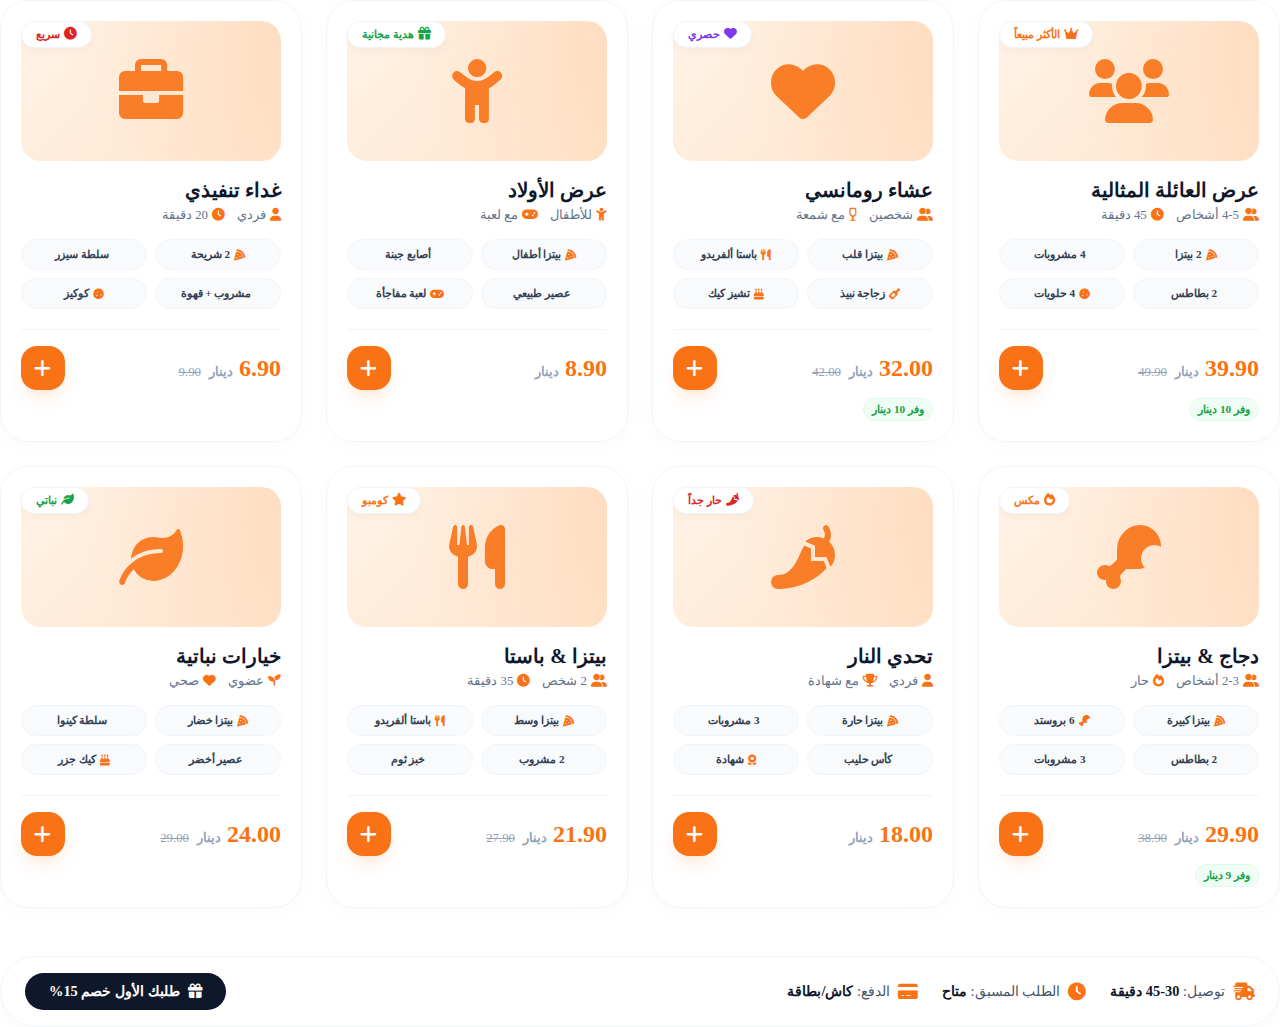
<file: html-file/ffff.html>
<!DOCTYPE html>
<html lang="ar" dir="rtl">
<head>
    <meta charset="UTF-8">
    <meta name="viewport" content="width=device-width, initial-scale=1.0">
    <title>Pizza Corner | عروض حصرية</title>
    <!-- Font Awesome -->
    <link rel="stylesheet" href="https://cdnjs.cloudflare.com/ajax/libs/font-awesome/6.0.0/css/all.min.css">
    <!-- Google Fonts -->
    <link href="https://fonts.googleapis.com/css2?family=Plus+Jakarta+Sans:wght@300;400;500;600;700;800&display=swap" rel="stylesheet">
    <style>
        /* --------------------------------------------- */
        /* جميع العناصر محددة بمسار كامل من body إلى أعمق ابن */
        /* --------------------------------------------- */

        /* ---------- RESET STYLES ---------- */
        * {
            margin: 0;
            padding: 0;
            box-sizing: border-box;
        }


        /* ---------- OFFERS GRID ---------- */
        body .container .offers-grid {
            display: grid;
            grid-template-columns: repeat(4, 1fr);
            gap: 24px;
        }

        /* ---------- OFFER CARD ---------- */
        body .container .offers-grid .offer-card {
            background: white;
            border-radius: 28px;
            padding: 20px;
            box-shadow: 0 4px 20px rgba(0, 0, 0, 0.02);
            transition: all 0.3s cubic-bezier(0.4, 0, 0.2, 1);
            border: 1px solid #f1f5f9;
            position: relative;
            cursor: pointer;
        }

        body .container .offers-grid .offer-card:hover {
            transform: translateY(-8px);
            box-shadow: 0 25px 40px -12px rgba(249, 115, 22, 0.25);
            border-color: #f97316;
        }

        /* ---------- CARD BADGE ---------- */
        body .container .offers-grid .offer-card .card-badge {
            position: absolute;
            top: 20px;
            left: 20px;
            padding: 6px 14px;
            border-radius: 40px;
            font-size: 0.7rem;
            font-weight: 700;
            letter-spacing: 0.3px;
            text-transform: uppercase;
            background: white;
            box-shadow: 0 4px 10px rgba(0, 0, 0, 0.03);
            z-index: 2;
            display: flex;
            align-items: center;
            gap: 4px;
            border: 1px solid #f1f5f9;
        }

        body .container .offers-grid .offer-card .card-badge i {
            font-size: 0.8rem;
        }

        body .container .offers-grid .offer-card .card-badge.badge-hot {
            color: #dc2626;
        }

        body .container .offers-grid .offer-card .card-badge.badge-popular {
            color: #f97316;
        }

        body .container .offers-grid .offer-card .card-badge.badge-new {
            color: #16a34a;
        }

        body .container .offers-grid .offer-card .card-badge.badge-limited {
            color: #7c3aed;
        }

        /* ---------- CARD IMAGE ---------- */
        body .container .offers-grid .offer-card .card-image {
            width: 100%;
            height: 140px;
            background: linear-gradient(135deg, #fff3e6, #ffe4cc);
            border-radius: 20px;
            margin-bottom: 16px;
            position: relative;
            overflow: hidden;
            display: flex;
            align-items: center;
            justify-content: center;
        }

        body .container .offers-grid .offer-card .card-image i {
            font-size: 4rem;
            color: #f97316;
            opacity: 0.9;
            transition: transform 0.3s;
        }

        body .container .offers-grid .offer-card:hover .card-image i {
            transform: scale(1.1) rotate(5deg);
        }

        body .container .offers-grid .offer-card .card-image::after {
            content: '';
            position: absolute;
            top: 0;
            left: 0;
            right: 0;
            bottom: 0;
            background: radial-gradient(circle at top right, rgba(249, 115, 22, 0.1), transparent 70%);
        }

        /* ---------- CARD CONTENT ---------- */
        body .container .offers-grid .offer-card .card-content {
            text-align: right;
        }

        body .container .offers-grid .offer-card .card-content .card-title {
            font-size: 1.25rem;
            font-weight: 800;
            color: #0f172a;
            margin-bottom: 4px;
            line-height: 1.3;
        }

        body .container .offers-grid .offer-card .card-content .card-meta {
            display: flex;
            align-items: center;
            gap: 12px;
            margin-bottom: 16px;
            font-size: 0.8rem;
            color: #64748b;
        }

        body .container .offers-grid .offer-card .card-content .card-meta span {
            display: flex;
            align-items: center;
            gap: 4px;
        }

        body .container .offers-grid .offer-card .card-content .card-meta i {
            color: #f97316;
            font-size: 0.8rem;
        }

        /* ---------- ITEMS GRID ---------- */
        body .container .offers-grid .offer-card .card-content .items-grid {
            display: grid;
            grid-template-columns: 1fr 1fr;
            gap: 8px;
            margin-bottom: 20px;
        }

        body .container .offers-grid .offer-card .card-content .items-grid .item {
            background: #f8fafc;
            border-radius: 16px;
            padding: 8px;
            text-align: center;
            font-size: 0.7rem;
            font-weight: 600;
            color: #334155;
            display: flex;
            align-items: center;
            justify-content: center;
            gap: 4px;
            border: 1px solid #f1f5f9;
            transition: all 0.2s;
        }

        body .container .offers-grid .offer-card:hover .card-content .items-grid .item {
            border-color: #fed7aa;
        }

        body .container .offers-grid .offer-card .card-content .items-grid .item i {
            color: #f97316;
            font-size: 0.7rem;
        }

        /* ---------- CARD FOOTER ---------- */
        body .container .offers-grid .offer-card .card-content .card-footer {
            display: flex;
            align-items: center;
            justify-content: space-between;
            margin-top: 16px;
            padding-top: 16px;
            border-top: 1px solid #f1f5f9;
        }

        body .container .offers-grid .offer-card .card-content .card-footer .price-box {
            display: flex;
            align-items: baseline;
            gap: 8px;
        }

        body .container .offers-grid .offer-card .card-content .card-footer .price-box .current-price {
            font-size: 1.5rem;
            font-weight: 800;
            color: #f97316;
            line-height: 1;
        }

        body .container .offers-grid .offer-card .card-content .card-footer .price-box .current-price .currency {
            font-size: 0.8rem;
            font-weight: 600;
            color: #94a3b8;
        }

        body .container .offers-grid .offer-card .card-content .card-footer .price-box .old-price {
            font-size: 0.8rem;
            color: #94a3b8;
            text-decoration: line-through;
            font-weight: 500;
        }

        body .container .offers-grid .offer-card .card-content .card-footer .add-btn {
            width: 44px;
            height: 44px;
            border-radius: 16px;
            background: #f97316;
            border: none;
            color: white;
            font-size: 1.2rem;
            cursor: pointer;
            transition: all 0.2s;
            display: flex;
            align-items: center;
            justify-content: center;
            box-shadow: 0 10px 20px -8px rgba(249, 115, 22, 0.3);
        }

        body .container .offers-grid .offer-card .card-content .card-footer .add-btn:hover {
            background: #ea580c;
            transform: scale(1.05);
            box-shadow: 0 15px 25px -8px rgba(249, 115, 22, 0.4);
        }

        body .container .offers-grid .offer-card .card-content .card-footer .add-btn i {
            color: white;
            font-size: 1.2rem;
        }

        /* ---------- SAVINGS BADGE ---------- */
        body .container .offers-grid .offer-card .card-content .savings {
            background: #f0fdf4;
            color: #16a34a;
            font-size: 0.7rem;
            font-weight: 700;
            padding: 4px 8px;
            border-radius: 30px;
            border: 1px solid #dcfce7;
            margin-top: 8px;
            display: inline-block;
        }

        /* ---------- DELIVERY BAR ---------- */
        body .container .delivery-bar {
            margin-top: 48px;
            background: white;
            border-radius: 60px;
            padding: 16px 24px;
            display: flex;
            align-items: center;
            justify-content: space-between;
            flex-wrap: wrap;
            gap: 16px;
            border: 1px solid #f1f5f9;
            box-shadow: 0 4px 20px rgba(0, 0, 0, 0.02);
        }

        body .container .delivery-bar .delivery-info {
            display: flex;
            align-items: center;
            gap: 24px;
            flex-wrap: wrap;
        }

        body .container .delivery-bar .delivery-info .delivery-item {
            display: flex;
            align-items: center;
            gap: 8px;
            font-size: 0.9rem;
            color: #475569;
        }

        body .container .delivery-bar .delivery-info .delivery-item i {
            color: #f97316;
            font-size: 1.1rem;
        }

        body .container .delivery-bar .delivery-info .delivery-item strong {
            color: #0f172a;
            font-weight: 700;
        }

        body .container .delivery-bar .delivery-badge {
            background: #0f172a;
            color: white;
            padding: 10px 24px;
            border-radius: 40px;
            font-size: 0.9rem;
            font-weight: 600;
            display: flex;
            align-items: center;
            gap: 8px;
        }

        body .container .delivery-bar .delivery-badge i {
            color: white;
            font-size: 0.9rem;
        }

        /* ---------- TOAST NOTIFICATION ---------- */
        body .toast {
            position: fixed;
            bottom: 30px;
            right: 30px;
            background: #0f172a;
            color: white;
            padding: 14px 24px;
            border-radius: 50px;
            font-size: 0.9rem;
            font-weight: 500;
            display: flex;
            align-items: center;
            gap: 10px;
            box-shadow: 0 20px 30px -10px rgba(0, 0, 0, 0.3);
            transform: translateY(100px);
            opacity: 0;
            transition: all 0.3s;
            z-index: 1000;
        }

        body .toast.show {
            transform: translateY(0);
            opacity: 1;
        }

        body .toast i {
            color: #4ade80;
            font-size: 1.2rem;
        }

        /* ---------- RESPONSIVE MEDIA QUERIES ---------- */
        @media (max-width: 1200px) {
            body .container .offers-grid {
                grid-template-columns: repeat(3, 1fr);
            }
        }

        @media (max-width: 900px) {
            body .container .offers-grid {
                grid-template-columns: repeat(2, 1fr);
            }
        }

        @media (max-width: 600px) {
            body {
                padding: 20px 16px;
            }
            
            body .container .offers-grid {
                grid-template-columns: 1fr;
            }
            
            body .container .header {
                flex-direction: column;
                align-items: flex-start;
            }
            
            body .container .header .header-right {
                width: 100%;
                overflow-x: auto;
                padding-bottom: 8px;
            }
            
            body .container .header .header-right .filter-btn {
                white-space: nowrap;
            }
            
            body .container .delivery-bar {
                flex-direction: column;
                align-items: flex-start;
            }
        }

        /* ---------- CUSTOM SCROLLBAR ---------- */
        ::-webkit-scrollbar {
            width: 6px;
            height: 6px;
        }
        
        ::-webkit-scrollbar-track {
            background: #f1f5f9;
        }
        
        ::-webkit-scrollbar-thumb {
            background: #f97316;
            border-radius: 20px;
        }
        
        ::-webkit-scrollbar-thumb:hover {
            background: #ea580c;
        }
    </style>
</head>
<body>
    <div class="container">
        <!-- Header -->
        

        <!-- Offers Grid -->
        <div class="offers-grid">
            <!-- Card 1 -->
            <div class="offer-card">
                <div class="card-badge badge-popular">
                    <i class="fas fa-crown"></i>
                    الأكثر مبيعاً
                </div>
                <div class="card-image">
                    <i class="fas fa-users"></i>
                </div>
                <div class="card-content">
                    <h3 class="card-title">عرض العائلة المثالية</h3>
                    <div class="card-meta">
                        <span><i class="fas fa-user-friends"></i> 4-5 أشخاص</span>
                        <span><i class="fas fa-clock"></i> 45 دقيقة</span>
                    </div>
                    <div class="items-grid">
                        <div class="item"><i class="fas fa-pizza-slice"></i> 2 بيتزا</div>
                        <div class="item"><i class="fas fa-can-food"></i> 4 مشروبات</div>
                        <div class="item"><i class="fas fa-french-fries"></i> 2 بطاطس</div>
                        <div class="item"><i class="fas fa-cookie"></i> 4 حلويات</div>
                    </div>
                    <div class="card-footer">
                        <div class="price-box">
                            <span class="current-price">39.90 <span class="currency">دينار</span></span>
                            <span class="old-price">49.90</span>
                        </div>
                        <button class="add-btn" onclick="showToast()">
                            <i class="fas fa-plus"></i>
                        </button>
                    </div>
                    <div class="savings">وفر 10 دينار</div>
                </div>
            </div>

            <!-- Card 2 -->
            <div class="offer-card">
                <div class="card-badge badge-limited">
                    <i class="fas fa-heart"></i>
                    حصري
                </div>
                <div class="card-image">
                    <i class="fas fa-heart"></i>
                </div>
                <div class="card-content">
                    <h3 class="card-title">عشاء رومانسي</h3>
                    <div class="card-meta">
                        <span><i class="fas fa-user-friends"></i> شخصين</span>
                        <span><i class="fas fa-wine-glass-alt"></i> مع شمعة</span>
                    </div>
                    <div class="items-grid">
                        <div class="item"><i class="fas fa-pizza-slice"></i> بيتزا قلب</div>
                        <div class="item"><i class="fas fa-utensils"></i> باستا ألفريدو</div>
                        <div class="item"><i class="fas fa-wine-bottle"></i> زجاجة نبيذ</div>
                        <div class="item"><i class="fas fa-cake"></i> تشيز كيك</div>
                    </div>
                    <div class="card-footer">
                        <div class="price-box">
                            <span class="current-price">32.00 <span class="currency">دينار</span></span>
                            <span class="old-price">42.00</span>
                        </div>
                        <button class="add-btn" onclick="showToast()">
                            <i class="fas fa-plus"></i>
                        </button>
                    </div>
                    <div class="savings">وفر 10 دينار</div>
                </div>
            </div>

            <!-- Card 3 -->
            <div class="offer-card">
                <div class="card-badge badge-new">
                    <i class="fas fa-gift"></i>
                    هدية مجانية
                </div>
                <div class="card-image">
                    <i class="fas fa-child"></i>
                </div>
                <div class="card-content">
                    <h3 class="card-title">عرض الأولاد</h3>
                    <div class="card-meta">
                        <span><i class="fas fa-child"></i> للأطفال</span>
                        <span><i class="fas fa-gamepad"></i> مع لعبة</span>
                    </div>
                    <div class="items-grid">
                        <div class="item"><i class="fas fa-pizza-slice"></i> بيتزا أطفال</div>
                        <div class="item"><i class="fas fa-french-fries"></i> أصابع جبنة</div>
                        <div class="item"><i class="fas fa-juice"></i> عصير طبيعي</div>
                        <div class="item"><i class="fas fa-gamepad"></i> لعبة مفاجأة</div>
                    </div>
                    <div class="card-footer">
                        <div class="price-box">
                            <span class="current-price">8.90 <span class="currency">دينار</span></span>
                        </div>
                        <button class="add-btn" onclick="showToast()">
                            <i class="fas fa-plus"></i>
                        </button>
                    </div>
                </div>
            </div>

            <!-- Card 4 -->
            <div class="offer-card">
                <div class="card-badge badge-hot">
                    <i class="fas fa-clock"></i>
                    سريع
                </div>
                <div class="card-image">
                    <i class="fas fa-briefcase"></i>
                </div>
                <div class="card-content">
                    <h3 class="card-title">غداء تنفيذي</h3>
                    <div class="card-meta">
                        <span><i class="fas fa-user"></i> فردي</span>
                        <span><i class="fas fa-clock"></i> 20 دقيقة</span>
                    </div>
                    <div class="items-grid">
                        <div class="item"><i class="fas fa-pizza-slice"></i> 2 شريحة</div>
                        <div class="item"><i class="fas fa-salad"></i> سلطة سيزر</div>
                        <div class="item"><i class="fas fa-can-food"></i> مشروب + قهوة</div>
                        <div class="item"><i class="fas fa-cookie"></i> كوكيز</div>
                    </div>
                    <div class="card-footer">
                        <div class="price-box">
                            <span class="current-price">6.90 <span class="currency">دينار</span></span>
                            <span class="old-price">9.90</span>
                        </div>
                        <button class="add-btn" onclick="showToast()">
                            <i class="fas fa-plus"></i>
                        </button>
                    </div>
                </div>
            </div>

            <!-- Card 5 -->
            <div class="offer-card">
                <div class="card-badge badge-popular">
                    <i class="fas fa-fire"></i>
                    مكس
                </div>
                <div class="card-image">
                    <i class="fas fa-drumstick-bite"></i>
                </div>
                <div class="card-content">
                    <h3 class="card-title">دجاج & بيتزا</h3>
                    <div class="card-meta">
                        <span><i class="fas fa-user-friends"></i> 2-3 أشخاص</span>
                        <span><i class="fas fa-fire"></i> حار</span>
                    </div>
                    <div class="items-grid">
                        <div class="item"><i class="fas fa-pizza-slice"></i> بيتزا كبيرة</div>
                        <div class="item"><i class="fas fa-drumstick-bite"></i> 6 بروستد</div>
                        <div class="item"><i class="fas fa-french-fries"></i> 2 بطاطس</div>
                        <div class="item"><i class="fas fa-can-food"></i> 3 مشروبات</div>
                    </div>
                    <div class="card-footer">
                        <div class="price-box">
                            <span class="current-price">29.90 <span class="currency">دينار</span></span>
                            <span class="old-price">38.90</span>
                        </div>
                        <button class="add-btn" onclick="showToast()">
                            <i class="fas fa-plus"></i>
                        </button>
                    </div>
                    <div class="savings">وفر 9 دينار</div>
                </div>
            </div>

            <!-- Card 6 -->
            <div class="offer-card">
                <div class="card-badge badge-hot">
                    <i class="fas fa-pepper-hot"></i>
                    حار جداً
                </div>
                <div class="card-image">
                    <i class="fas fa-pepper-hot"></i>
                </div>
                <div class="card-content">
                    <h3 class="card-title">تحدي النار</h3>
                    <div class="card-meta">
                        <span><i class="fas fa-user"></i> فردي</span>
                        <span><i class="fas fa-trophy"></i> مع شهادة</span>
                    </div>
                    <div class="items-grid">
                        <div class="item"><i class="fas fa-pizza-slice"></i> بيتزا حارة</div>
                        <div class="item"><i class="fas fa-can-food"></i> 3 مشروبات</div>
                        <div class="item"><i class="fas fa-milk"></i> كأس حليب</div>
                        <div class="item"><i class="fas fa-award"></i> شهادة</div>
                    </div>
                    <div class="card-footer">
                        <div class="price-box">
                            <span class="current-price">18.00 <span class="currency">دينار</span></span>
                        </div>
                        <button class="add-btn" onclick="showToast()">
                            <i class="fas fa-plus"></i>
                        </button>
                    </div>
                </div>
            </div>

            <!-- Card 7 -->
            <div class="offer-card">
                <div class="card-badge badge-popular">
                    <i class="fas fa-star"></i>
                    كومبو
                </div>
                <div class="card-image">
                    <i class="fas fa-utensils"></i>
                </div>
                <div class="card-content">
                    <h3 class="card-title">بيتزا & باستا</h3>
                    <div class="card-meta">
                        <span><i class="fas fa-user-friends"></i> 2 شخص</span>
                        <span><i class="fas fa-clock"></i> 35 دقيقة</span>
                    </div>
                    <div class="items-grid">
                        <div class="item"><i class="fas fa-pizza-slice"></i> بيتزا وسط</div>
                        <div class="item"><i class="fas fa-utensils"></i> باستا ألفريدو</div>
                        <div class="item"><i class="fas fa-can-food"></i> 2 مشروب</div>
                        <div class="item"><i class="fas fa-bread"></i> خبز ثوم</div>
                    </div>
                    <div class="card-footer">
                        <div class="price-box">
                            <span class="current-price">21.90 <span class="currency">دينار</span></span>
                            <span class="old-price">27.90</span>
                        </div>
                        <button class="add-btn" onclick="showToast()">
                            <i class="fas fa-plus"></i>
                        </button>
                    </div>
                </div>
            </div>

            <!-- Card 8 -->
            <div class="offer-card">
                <div class="card-badge badge-new">
                    <i class="fas fa-leaf"></i>
                    نباتي
                </div>
                <div class="card-image">
                    <i class="fas fa-leaf"></i>
                </div>
                <div class="card-content">
                    <h3 class="card-title">خيارات نباتية</h3>
                    <div class="card-meta">
                        <span><i class="fas fa-seedling"></i> عضوي</span>
                        <span><i class="fas fa-heart"></i> صحي</span>
                    </div>
                    <div class="items-grid">
                        <div class="item"><i class="fas fa-pizza-slice"></i> بيتزا خضار</div>
                        <div class="item"><i class="fas fa-salad"></i> سلطة كينوا</div>
                        <div class="item"><i class="fas fa-juice"></i> عصير أخضر</div>
                        <div class="item"><i class="fas fa-cake"></i> كيك جزر</div>
                    </div>
                    <div class="card-footer">
                        <div class="price-box">
                            <span class="current-price">24.00 <span class="currency">دينار</span></span>
                            <span class="old-price">29.00</span>
                        </div>
                        <button class="add-btn" onclick="showToast()">
                            <i class="fas fa-plus"></i>
                        </button>
                    </div>
                </div>
            </div>
        </div>

        <!-- Delivery Bar -->
        <div class="delivery-bar">
            <div class="delivery-info">
                <div class="delivery-item">
                    <i class="fas fa-truck-fast"></i>
                    <span>توصيل: <strong>30-45 دقيقة</strong></span>
                </div>
                <div class="delivery-item">
                    <i class="fas fa-clock"></i>
                    <span>الطلب المسبق: <strong>متاح</strong></span>
                </div>
                <div class="delivery-item">
                    <i class="fas fa-credit-card"></i>
                    <span>الدفع: <strong>كاش/بطاقة</strong></span>
                </div>
            </div>
            <div class="delivery-badge">
                <i class="fas fa-gift"></i>
                طلبك الأول خصم 15%
            </div>
        </div>
    </div>

    <!-- Toast Notification -->
    <div class="toast" id="toast">
        <i class="fas fa-check-circle"></i>
        تمت إضافة العرض إلى سلة المشتريات
    </div>

    <script>
        function showToast() {
            const toast = document.getElementById('toast');
            toast.classList.add('show');
            
            setTimeout(() => {
                toast.classList.remove('show');
            }, 2000);
        }
    </script>
</body>
</html>
</file>
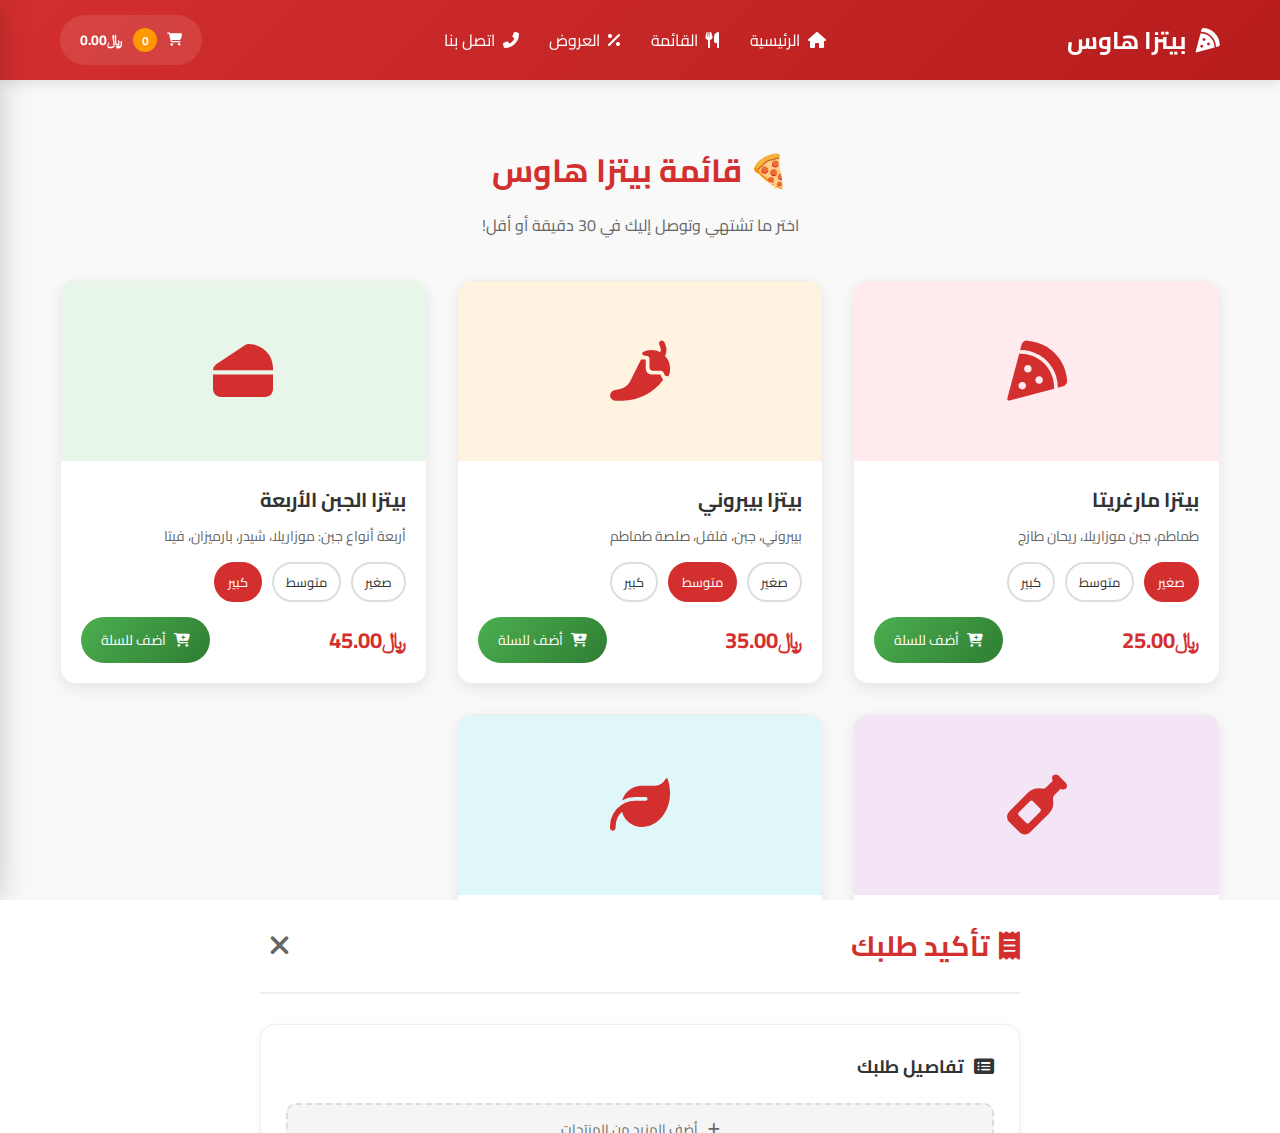
<file: html-file/test.html>
<!DOCTYPE html>
<html lang="ar" dir="rtl">
<head>
    <meta charset="UTF-8">
    <meta name="viewport" content="width=device-width, initial-scale=1.0">
    <title>بيتزا هاوس | أفضل بيتزا في المدينة</title>
    <link rel="stylesheet" href="https://cdnjs.cloudflare.com/ajax/libs/font-awesome/6.4.0/css/all.min.css">
    <link rel="preconnect" href="https://fonts.googleapis.com">
    <link rel="preconnect" href="https://fonts.gstatic.com" crossorigin>
    <link href="https://fonts.googleapis.com/css2?family=Cairo:wght@300;400;500;600;700&
    display=swap" rel="stylesheet">
    <style>



        /* أساسيات الصفحة */
* {
    margin: 0;
    padding: 0;
    box-sizing: border-box;
}

body {
    font-family: 'Cairo', sans-serif;
    background-color: #f9f9f9;
    color: #333;
    direction: rtl;
    overflow-x: hidden;
}

.container {
    max-width: 1200px;
    margin: 0 auto;
    padding: 20px;
}

/* شريط التنقل */
.navbar {
    background: linear-gradient(135deg, #d32f2f 0%, #b71c1c 100%);
    color: white;
    padding: 15px 0;
    box-shadow: 0 4px 12px rgba(0, 0, 0, 0.1);
    position: sticky;
    top: 0;
    z-index: 1000;
}

.nav-container {
    max-width: 1200px;
    margin: 0 auto;
    display: flex;
    justify-content: space-between;
    align-items: center;
    padding: 0 20px;
}

.logo h1 {
    font-size: 24px;
    display: flex;
    align-items: center;
    gap: 10px;
}

.nav-menu {
    display: flex;
    list-style: none;
    gap: 30px;
}

.nav-menu a {
    color: white;
    text-decoration: none;
    font-size: 16px;
    transition: color 0.3s;
    display: flex;
    align-items: center;
    gap: 8px;
}

.nav-menu a:hover {
    color: #ffccbc;
}

/* زر السلة في الشريط */
.cart-icon-container {
    position: relative;
}

.cart-icon {
    background: rgba(255, 255, 255, 0.1);
    border: none;
    color: white;
    padding: 12px 20px;
    border-radius: 50px;
    cursor: pointer;
    display: flex;
    align-items: center;
    gap: 10px;
    transition: all 0.3s;
    font-family: 'Cairo', sans-serif;
}

.cart-icon:hover {
    background: rgba(255, 255, 255, 0.2);
    transform: translateY(-2px);
}

.cart-count {
    background: #ff9800;
    color: white;
    width: 24px;
    height: 24px;
    border-radius: 50%;
    display: flex;
    align-items: center;
    justify-content: center;
    font-size: 12px;
    font-weight: bold;
}

.cart-total {
    font-weight: bold;
    font-size: 14px;
}

/* قسم المنتجات */
.section-title {
    text-align: center;
    font-size: 32px;
    color: #d32f2f;
    margin: 40px 0 10px;
}

.section-subtitle {
    text-align: center;
    color: #666;
    margin-bottom: 40px;
    font-size: 16px;
}

.products-grid {
    display: grid;
    grid-template-columns: repeat(auto-fill, minmax(280px, 1fr));
    gap: 30px;
    margin-bottom: 50px;
}

.product-card {
    background: white;
    border-radius: 15px;
    overflow: hidden;
    box-shadow: 0 5px 15px rgba(0, 0, 0, 0.08);
    transition: all 0.3s ease;
    border: 1px solid #eee;
}

.product-card:hover {
    transform: translateY(-5px);
    box-shadow: 0 15px 30px rgba(0, 0, 0, 0.15);
}

.product-img {
    height: 180px;
    display: flex;
    align-items: center;
    justify-content: center;
    font-size: 60px;
    color: #d32f2f;
}

.product-info {
    padding: 20px;
}

.product-title {
    font-size: 20px;
    color: #333;
    margin-bottom: 8px;
}

.product-desc {
    color: #666;
    font-size: 14px;
    margin-bottom: 15px;
    line-height: 1.5;
}

.product-sizes {
    display: flex;
    gap: 10px;
    margin-bottom: 15px;
}

.size-option {
    display: flex;
    align-items: center;
    cursor: pointer;
}

.size-option input {
    display: none;
}

.size-option span {
    padding: 6px 12px;
    border: 2px solid #ddd;
    border-radius: 20px;
    font-size: 13px;
    transition: all 0.3s;
}

.size-option input:checked + span {
    background: #d32f2f;
    color: white;
    border-color: #d32f2f;
}

.product-actions {
    display: flex;
    justify-content: space-between;
    align-items: center;
    margin-top: 15px;
}

.product-price {
    font-size: 22px;
    font-weight: bold;
    color: #d32f2f;
}

.add-to-cart {
    background: linear-gradient(135deg, #4CAF50 0%, #2E7D32 100%);
    color: white;
    border: none;
    padding: 10px 20px;
    border-radius: 25px;
    cursor: pointer;
    display: flex;
    align-items: center;
    gap: 8px;
    font-family: 'Cairo', sans-serif;
    font-size: 14px;
    transition: all 0.3s;
}

.add-to-cart:hover {
    transform: scale(1.05);
    box-shadow: 0 5px 15px rgba(76, 175, 80, 0.3);
}

/* السلة المنبثقة */
.cart-overlay {
    position: fixed;
    top: 0;
    right: 0;
    bottom: 0;
    left: 0;
    background: rgba(0, 0, 0, 0.5);
    z-index: 999;
    opacity: 0;
    visibility: hidden;
    transition: all 0.3s;
}

.cart-overlay.active {
    opacity: 1;
    visibility: visible;
}

.cart-drawer {
    position: fixed;
    top: 0;
    left: 0;
    width: 100%;
    max-width: 450px;
    height: 100vh;
    background: white;
    z-index: 1000;
    transform: translateX(-100%);
    transition: transform 0.4s cubic-bezier(0.4, 0, 0.2, 1);
    display: flex;
    flex-direction: column;
    box-shadow: 0 0 30px rgba(0, 0, 0, 0.2);
}

.cart-drawer.active {
    transform: translateX(0);
}

.cart-header {
    padding: 20px;
    background: linear-gradient(135deg, #d32f2f 0%, #b71c1c 100%);
    color: white;
    display: flex;
    justify-content: space-between;
    align-items: center;
}

.cart-header h2 {
    font-size: 22px;
    display: flex;
    align-items: center;
    gap: 10px;
}

.close-cart {
    background: none;
    border: none;
    color: white;
    font-size: 24px;
    cursor: pointer;
    width: 40px;
    height: 40px;
    display: flex;
    align-items: center;
    justify-content: center;
    border-radius: 50%;
    transition: background 0.3s;
}

.close-cart:hover {
    background: rgba(255, 255, 255, 0.1);
}

.cart-body {
    flex: 1;
    display: flex;
    flex-direction: column;
    overflow: hidden;
}

.empty-cart {
    flex: 1;
    display: flex;
    flex-direction: column;
    align-items: center;
    justify-content: center;
    padding: 40px;
    text-align: center;
}

.empty-cart i {
    font-size: 80px;
    color: #ddd;
    margin-bottom: 20px;
}

.empty-cart p {
    font-size: 20px;
    color: #666;
    margin-bottom: 10px;
}

.empty-cart-sub {
    font-size: 14px;
    color: #999;
    margin-bottom: 30px;
}

.btn-browse {
    background: #d32f2f;
    color: white;
    border: none;
    padding: 12px 30px;
    border-radius: 25px;
    cursor: pointer;
    font-family: 'Cairo', sans-serif;
    font-size: 16px;
    transition: all 0.3s;
}

.btn-browse:hover {
    background: #b71c1c;
    transform: scale(1.05);
}

.cart-items-container {
    flex: 1;
    overflow-y: auto;
    padding: 20px;
}

.cart-item {
    display: flex;
    align-items: center;
    padding: 15px;
    border-bottom: 1px solid #eee;
    background: white;
    border-radius: 10px;
    margin-bottom: 10px;
    box-shadow: 0 2px 5px rgba(0, 0, 0, 0.05);
}

.cart-item:last-child {
    border-bottom: none;
}

.item-icon {
    width: 60px;
    height: 60px;
    background: #ffebee;
    border-radius: 10px;
    display: flex;
    align-items: center;
    justify-content: center;
    font-size: 24px;
    color: #d32f2f;
    margin-left: 15px;
}

.item-details {
    flex: 1;
}

.item-title {
    font-weight: bold;
    margin-bottom: 5px;
}

.item-size {
    font-size: 13px;
    color: #666;
    margin-bottom: 5px;
}

.item-extras {
    font-size: 12px;
    color: #888;
}

.item-controls {
    display: flex;
    align-items: center;
    gap: 15px;
}

.qty-control {
    display: flex;
    align-items: center;
    background: #f5f5f5;
    border-radius: 20px;
    padding: 5px;
}

.qty-btn {
    background: none;
    border: none;
    width: 30px;
    height: 30px;
    border-radius: 50%;
    display: flex;
    align-items: center;
    justify-content: center;
    cursor: pointer;
    font-size: 16px;
    color: #666;
    transition: all 0.3s;
}

.qty-btn:hover {
    background: #ddd;
    color: #333;
}

.qty-value {
    min-width: 30px;
    text-align: center;
    font-weight: bold;
}

.item-price {
    font-weight: bold;
    color: #d32f2f;
    min-width: 80px;
    text-align: left;
}

.remove-item {
    background: none;
    border: none;
    color: #ff4444;
    cursor: pointer;
    width: 30px;
    height: 30px;
    display: flex;
    align-items: center;
    justify-content: center;
    border-radius: 50%;
    transition: all 0.3s;
}

.remove-item:hover {
    background: #ffebee;
}

.cart-summary {
    padding: 20px;
    background: #f8f9fa;
    border-top: 2px solid #eee;
}

.coupon-section {
    display: flex;
    gap: 10px;
    margin-bottom: 20px;
}

.coupon-input {
    flex: 1;
    padding: 12px 15px;
    border: 2px solid #ddd;
    border-radius: 10px;
    font-family: 'Cairo', sans-serif;
    font-size: 14px;
}

.coupon-input:focus {
    outline: none;
    border-color: #d32f2f;
}

.btn-apply {
    background: #607d8b;
    color: white;
    border: none;
    padding: 0 20px;
    border-radius: 10px;
    cursor: pointer;
    font-family: 'Cairo', sans-serif;
    transition: background 0.3s;
}

.btn-apply:hover {
    background: #455a64;
}

.summary-details {
    background: white;
    padding: 20px;
    border-radius: 10px;
    margin-bottom: 20px;
}

.summary-row {
    display: flex;
    justify-content: space-between;
    margin-bottom: 15px;
    font-size: 15px;
}

.summary-row:last-child {
    margin-bottom: 0;
}

.discount-row {
    color: #4CAF50;
    font-weight: bold;
}

.total-row {
    border-top: 2px solid #eee;
    padding-top: 15px;
    font-size: 20px;
    font-weight: bold;
    color: #d32f2f;
}

.cart-actions {
    display: flex;
    gap: 15px;
}

.btn-continue, .btn-checkout {
    flex: 1;
    padding: 15px;
    border: none;
    border-radius: 10px;
    cursor: pointer;
    font-family: 'Cairo', sans-serif;
    font-size: 16px;
    transition: all 0.3s;
}

.btn-continue {
    background: #e0e0e0;
    color: #333;
}

.btn-continue:hover {
    background: #d5d5d5;
}

.btn-checkout {
    background: linear-gradient(135deg, #4CAF50 0%, #2E7D32 100%);
    color: white;
    font-weight: bold;
}

.btn-checkout:hover {
    transform: translateY(-2px);
    box-shadow: 0 5px 15px rgba(76, 175, 80, 0.3);
}

/* صفحة الدفع */
.checkout-page {
    position: fixed;
    top: 0;
    right: 0;
    bottom: 0;
    left: 0;
    background: white;
    z-index: 1100;
    transform: translateY(100%);
    transition: transform 0.4s cubic-bezier(0.4, 0, 0.2, 1);
    overflow-y: auto;
}

.checkout-page.active {
    transform: translateY(0);
}

.checkout-container {
    max-width: 800px;
    margin: 0 auto;
    padding: 20px;
}

.checkout-header {
    display: flex;
    justify-content: space-between;
    align-items: center;
    padding-bottom: 20px;
    border-bottom: 2px solid #eee;
    margin-bottom: 30px;
}

.checkout-header h2 {
    font-size: 28px;
    color: #d32f2f;
    display: flex;
    align-items: center;
    gap: 10px;
}

.close-checkout {
    background: none;
    border: none;
    font-size: 28px;
    color: #666;
    cursor: pointer;
    width: 40px;
    height: 40px;
    display: flex;
    align-items: center;
    justify-content: center;
    border-radius: 50%;
    transition: all 0.3s;
}

.close-checkout:hover {
    background: #f5f5f5;
    color: #333;
}

.checkout-section {
    background: white;
    border-radius: 15px;
    padding: 25px;
    margin-bottom: 25px;
    box-shadow: 0 3px 10px rgba(0, 0, 0, 0.05);
    border: 1px solid #eee;
}

.checkout-section h3 {
    font-size: 18px;
    color: #333;
    margin-bottom: 20px;
    display: flex;
    align-items: center;
    gap: 10px;
}

.checkout-item {
    display: flex;
    justify-content: space-between;
    align-items: center;
    padding: 15px 0;
    border-bottom: 1px solid #f5f5f5;
}

.checkout-item:last-child {
    border-bottom: none;
}

.btn-add-more {
    width: 100%;
    padding: 12px;
    background: #f5f5f5;
    border: 2px dashed #ddd;
    border-radius: 10px;
    color: #666;
    cursor: pointer;
    margin-top: 15px;
    font-family: 'Cairo', sans-serif;
    display: flex;
    align-items: center;
    justify-content: center;
    gap: 10px;
    transition: all 0.3s;
}

.btn-add-more:hover {
    background: #e0e0e0;
    border-color: #ccc;
}

.address-section {
    display: flex;
    justify-content: space-between;
    align-items: center;
    background: #f8f9fa;
    padding: 15px;
    border-radius: 10px;
}

.btn-change-address {
    background: #e3f2fd;
    color: #1976d2;
    border: none;
    padding: 8px 16px;
    border-radius: 20px;
    cursor: pointer;
    font-family: 'Cairo', sans-serif;
    display: flex;
    align-items: center;
    gap: 8px;
}

.payment-methods {
    display: flex;
    flex-direction: column;
    gap: 15px;
}

.payment-method {
    display: flex;
    align-items: center;
    gap: 15px;
    padding: 15px;
    border: 2px solid #eee;
    border-radius: 10px;
    cursor: pointer;
    transition: all 0.3s;
}

.payment-method:hover {
    border-color: #d32f2f;
    background: #ffebee;
}

.payment-method i {
    font-size: 24px;
    color: #666;
}

.payment-method input:checked + i + span {
    color: #d32f2f;
    font-weight: bold;
}

.notes-input {
    width: 100%;
    padding: 15px;
    border: 2px solid #eee;
    border-radius: 10px;
    font-family: 'Cairo', sans-serif;
    font-size: 14px;
    resize: vertical;
    min-height: 100px;
}

.notes-input:focus {
    outline: none;
    border-color: #d32f2f;
}

.terms-section {
    padding: 20px;
    background: #f8f9fa;
    border-radius: 10px;
    margin: 25px 0;
}

.terms-checkbox {
    display: flex;
    align-items: center;
    gap: 10px;
    cursor: pointer;
}

.terms-checkbox a {
    color: #d32f2f;
    text-decoration: none;
}

.checkout-actions {
    display: flex;
    gap: 20px;
    padding: 20px 0 40px;
}

.btn-back, .btn-confirm {
    flex: 1;
    padding: 18px;
    border: none;
    border-radius: 10px;
    cursor: pointer;
    font-family: 'Cairo', sans-serif;
    font-size: 16px;
    font-weight: bold;
    display: flex;
    align-items: center;
    justify-content: center;
    gap: 10px;
    transition: all 0.3s;
}

.btn-back {
    background: #f5f5f5;
    color: #666;
}

.btn-back:hover {
    background: #e0e0e0;
}

.btn-confirm {
    background: linear-gradient(135deg, #d32f2f 0%, #b71c1c 100%);
    color: white;
}

.btn-confirm:hover {
    transform: translateY(-2px);
    box-shadow: 0 5px 15px rgba(211, 47, 47, 0.3);
}

/* رسالة التنبيه */
.notification {
    position: fixed;
    bottom: 30px;
    right: 30px;
    background: #4CAF50;
    color: white;
    padding: 15px 25px;
    border-radius: 10px;
    box-shadow: 0 5px 15px rgba(0, 0, 0, 0.2);
    transform: translateY(100px);
    opacity: 0;
    transition: all 0.3s;
    z-index: 1200;
    max-width: 350px;
}

.notification.active {
    transform: translateY(0);
    opacity: 1;
}

/* تأثيرات للجوال */
@media (max-width: 768px) {
    .nav-menu {
        display: none;
    }
    
    .products-grid {
        grid-template-columns: repeat(auto-fill, minmax(250px, 1fr));
    }
    
    .cart-drawer {
        max-width: 100%;
    }
    
    .checkout-container {
        padding: 15px;
    }
    
    .checkout-section {
        padding: 20px;
    }
    
    .cart-actions, .checkout-actions {
        flex-direction: column;
    }
    
    .cart-item {
        flex-direction: column;
        align-items: flex-start;
    }
    
    .item-controls {
        width: 100%;
        justify-content: space-between;
        margin-top: 15px;
    }
}

/* تأثيرات للشاشات الصغيرة */
@media (max-width: 480px) {
    .section-title {
        font-size: 24px;
    }
    
    .product-card {
        margin: 0 10px;
    }
    
    .cart-header, .checkout-header {
        padding: 15px;
    }
    
    .cart-summary, .checkout-section {
        padding: 15px;
    }
}

/* رسوم متحركة */

    </style>
</head>
<body>
    <!-- شريط التنقل -->
    <nav class="navbar">
        <div class="nav-container">
            <div class="logo">
                <h1><i class="fas fa-pizza-slice"></i> بيتزا هاوس</h1>
            </div>
            <ul class="nav-menu">
                <li><a href="#"><i class="fas fa-home"></i> الرئيسية</a></li>
                <li><a href="#"><i class="fas fa-utensils"></i> القائمة</a></li>
                <li><a href="#"><i class="fas fa-percent"></i> العروض</a></li>
                <li><a href="#"><i class="fas fa-phone-alt"></i> اتصل بنا</a></li>
            </ul>
            <div class="cart-icon-container">
                <button class="cart-icon" id="cartIcon">
                    <i class="fas fa-shopping-cart"></i>
                    <span class="cart-count" id="cartCount">0</span>
                    <span class="cart-total" id="cartTotal">﷼0.00</span>
                </button>
            </div>
        </div>
    </nav>

    <!-- المحتوى الرئيسي -->
    <main class="container">
        <h2 class="section-title">🍕 قائمة بيتزا هاوس</h2>
        <p class="section-subtitle">اختر ما تشتهي وتوصل إليك في 30 دقيقة أو أقل!</p>
        
        <div class="products-grid">
            <!-- منتج 1 -->
            <div class="product-card" data-id="1">
                <div class="product-img" style="background-color: #ffebee;">
                    <i class="fas fa-pizza-slice"></i>
                </div>
                <div class="product-info">
                    <h3 class="product-title">بيتزا مارغريتا</h3>
                    <p class="product-desc">طماطم، جبن موزاريلا، ريحان طازج</p>
                    <div class="product-sizes">
                        <label class="size-option">
                            <input type="radio" name="size_1" value="small" checked>
                            <span>صغير</span>
                        </label>
                        <label class="size-option">
                            <input type="radio" name="size_1" value="medium">
                            <span>متوسط</span>
                        </label>
                        <label class="size-option">
                            <input type="radio" name="size_1" value="large">
                            <span>كبير</span>
                        </label>
                    </div>
                    <div class="product-actions">
                        <span class="product-price">﷼25.00</span>
                        <button class="add-to-cart" data-id="1" data-name="بيتزا مارغريتا" data-price="25" data-size="small">
                            <i class="fas fa-cart-plus"></i> أضف للسلة
                        </button>
                    </div>
                </div>
            </div>

            <!-- منتج 2 -->
            <div class="product-card" data-id="2">
                <div class="product-img" style="background-color: #fff3e0;">
                    <i class="fas fa-pepper-hot"></i>
                </div>
                <div class="product-info">
                    <h3 class="product-title">بيتزا بيبروني</h3>
                    <p class="product-desc">بيبروني، جبن، فلفل، صلصة طماطم</p>
                    <div class="product-sizes">
                        <label class="size-option">
                            <input type="radio" name="size_2" value="small">
                            <span>صغير</span>
                        </label>
                        <label class="size-option">
                            <input type="radio" name="size_2" value="medium" checked>
                            <span>متوسط</span>
                        </label>
                        <label class="size-option">
                            <input type="radio" name="size_2" value="large">
                            <span>كبير</span>
                        </label>
                    </div>
                    <div class="product-actions">
                        <span class="product-price">﷼35.00</span>
                        <button class="add-to-cart" data-id="2" data-name="بيتزا بيبروني" data-price="35" data-size="medium">
                            <i class="fas fa-cart-plus"></i> أضف للسلة
                        </button>
                    </div>
                </div>
            </div>

            <!-- منتج 3 -->
            <div class="product-card" data-id="3">
                <div class="product-img" style="background-color: #e8f5e9;">
                    <i class="fas fa-cheese"></i>
                </div>
                <div class="product-info">
                    <h3 class="product-title">بيتزا الجبن الأربعة</h3>
                    <p class="product-desc">أربعة أنواع جبن: موزاريلا، شيدر، بارميزان، فيتا</p>
                    <div class="product-sizes">
                        <label class="size-option">
                            <input type="radio" name="size_3" value="small">
                            <span>صغير</span>
                        </label>
                        <label class="size-option">
                            <input type="radio" name="size_3" value="medium">
                            <span>متوسط</span>
                        </label>
                        <label class="size-option">
                            <input type="radio" name="size_3" value="large" checked>
                            <span>كبير</span>
                        </label>
                    </div>
                    <div class="product-actions">
                        <span class="product-price">﷼45.00</span>
                        <button class="add-to-cart" data-id="3" data-name="بيتزا الجبن الأربعة" data-price="45" data-size="large">
                            <i class="fas fa-cart-plus"></i> أضف للسلة
                        </button>
                    </div>
                </div>
            </div>

            <!-- منتج 4 -->
            <div class="product-card" data-id="4">
                <div class="product-img" style="background-color: #f3e5f5;">
                    <i class="fas fa-wine-bottle"></i>
                </div>
                <div class="product-info">
                    <h3 class="product-title">بيبسي 1 لتر</h3>
                    <p class="product-desc">مشروب غازي منعش</p>
                    <div class="product-actions">
                        <span class="product-price">﷼8.00</span>
                        <button class="add-to-cart" data-id="4" data-name="بيبسي 1 لتر" data-price="8">
                            <i class="fas fa-cart-plus"></i> أضف للسلة
                        </button>
                    </div>
                </div>
            </div>

            <!-- منتج 5 -->
            <div class="product-card" data-id="5">
                <div class="product-img" style="background-color: #e0f7fa;">
                    <i class="fas fa-leaf"></i>
                </div>
                <div class="product-info">
                    <h3 class="product-title">سلطة سيزر</h3>
                    <p class="product-desc">خس، كراث، صلصة سيزر، خبز محمص</p>
                    <div class="product-actions">
                        <span class="product-price">﷼15.00</span>
                        <button class="add-to-cart" data-id="5" data-name="سلطة سيزر" data-price="15">
                            <i class="fas fa-cart-plus"></i> أضف للسلة
                        </button>
                    </div>
                </div>
            </div>
        </div>
    </main>

    <!-- السلة المنبثقة -->
    <div class="cart-overlay" id="cartOverlay"></div>
    <div class="cart-drawer" id="cartDrawer">
        <div class="cart-header">
            <h2><i class="fas fa-shopping-cart"></i> سلة التسوق</h2>
            <button class="close-cart" id="closeCart"><i class="fas fa-times"></i></button>
        </div>

        <div class="cart-body">
            <!-- حالة السلة الفارغة -->
            <div class="empty-cart" id="emptyCart">
                <i class="fas fa-shopping-basket"></i>
                <p>سلتك فارغة</p>
                <p class="empty-cart-sub">أضف بعض المنتجات اللذيذة من قائمتنا!</p>
                <button class="btn-browse" id="btnBrowse">تصفح القائمة</button>
            </div>

            <!-- محتويات السلة -->
            <div class="cart-items-container" id="cartItemsContainer">
                <!-- العناصر تضاف هنا ديناميكياً -->
            </div>

            <!-- الملخص -->
            <div class="cart-summary" id="cartSummary">
                <div class="coupon-section">
                    .
                    <input type="text" class="coupon-input" id="couponInput" placeholder="أدخل كود الخصم">
                    <button class="btn-apply" id="applyCoupon">تطبيق</button>
                </div>
                
                <div class="summary-details">
                    <div class="summary-row">
                        <span>المجموع الجزئي:</span>
                        <span class="subtotal" id="subtotal">﷼0.00</span>
                    </div>
                    <div class="summary-row">
                        <span>رسوم التوصيل:</span>
                        <span class="delivery" id="delivery">﷼5.00</span>
                    </div>
                    <div class="summary-row discount-row" id="discountRow">
                        <span>الخصم:</span>
                        <span class="discount" id="discount">-﷼0.00</span>
                    </div>
                    <div class="summary-row total-row">
                        <span>المجموع الكلي:</span>
                        <span class="grand-total" id="grandTotal">﷼5.00</span>
                    </div>
                </div>

                <div class="cart-actions">
                    <button class="btn-continue" id="continueShopping">متابعة التسوق</button>
                    <button class="btn-checkout" id="checkoutBtn">إتمام الطلب</button>
                </div>
            </div>
        </div>
    </div>

    <!-- صفحة الدفع المستقلة -->
    <div class="checkout-page" id="checkoutPage">
        <div class="checkout-container">
            <div class="checkout-header">
                <h2><i class="fas fa-receipt"></i> تأكيد طلبك</h2>
                <button class="close-checkout" id="closeCheckout"><i class="fas fa-times"></i></button>
            </div>
            
            <div class="checkout-body">
                <div class="checkout-section">
                    <h3><i class="fas fa-list-alt"></i> تفاصيل طلبك</h3>
                    <div id="checkoutItems"></div>
                    <button class="btn-add-more" id="addMoreItems"><i class="fas fa-plus"></i> أضف المزيد من المنتجات</button>
                </div>

                <div class="checkout-section">
                    <h3><i class="fas fa-money-bill-wave"></i> ملخص الطلب</h3>
                    <div class="checkout-summary">
                        <div class="summary-row">
                            <span>المجموع الجزئي:</span>
                            <span id="checkoutSubtotal">﷼0.00</span>
                        </div>
                        <div class="summary-row">
                            <span>الخصم:</span>
                            <span id="checkoutDiscount">-﷼0.00</span>
                        </div>
                        <div class="summary-row">
                            <span>رسوم التوصيل:</span>
                            <span id="checkoutDelivery">﷼5.00</span>
                        </div>
                        <div class="summary-row total-row">
                            <span>المبلغ المستحق:</span>
                            <span id="checkoutTotal">﷼5.00</span>
                        </div>
                    </div>
                </div>

                <div class="checkout-section">
                    <h3><i class="fas fa-map-marker-alt"></i> عنوان التوصيل</h3>
                    <div class="address-section">
                        <p id="currentAddress">الرياض، حي العليا، شارع الملك فهد</p>
                        <button class="btn-change-address"><i class="fas fa-edit"></i> تغيير</button>
                    </div>
                </div>

                <div class="checkout-section">
                    <h3><i class="fas fa-credit-card"></i> طريقة الدفع</h3>
                    <div class="payment-methods">
                        <label class="payment-method">
                            <input type="radio" name="payment" value="cash" checked>
                            <i class="fas fa-money-bill-wave"></i>
                            <span>نقداً عند الاستلام</span>
                        </label>
                        <label class="payment-method">
                            <input type="radio" name="payment" value="card">
                            <i class="fas fa-credit-card"></i>
                            <span>بطاقة ائتمان/مدينة</span>
                        </label>
                        <label class="payment-method">
                            <input type="radio" name="payment" value="applepay">
                            <i class="fab fa-apple-pay"></i>
                            <span>Apple Pay / Mada</span>
                        </label>
                    </div>
                </div>

                <div class="checkout-section">
                    <h3><i class="fas fa-sticky-note"></i> ملاحظات خاصة (اختياري)</h3>
                    <textarea class="notes-input" placeholder="مثال: بدون بصل، الطابق الثالث، إلخ..."></textarea>
                </div>

                <div class="terms-section">
                    <label class="terms-checkbox">
                        <input type="checkbox" id="agreeTerms">
                        <span>أوافق على <a href="#">الشروط والأحكام</a> وسياسة الخصوصية</span>
                    </label>
                </div>

                <div class="checkout-actions">
                    <button class="btn-back" id="backToCart"><i class="fas fa-arrow-right"></i> العودة للسلة</button>
                    <button class="btn-confirm" id="confirmOrder"><i class="fas fa-check-circle"></i> تأكيد الطلب والدفع</button>
                </div>
            </div>
        </div>
    </div>

    <!-- رسالة تأكيد -->
    <div class="notification" id="notification"></div>

    <script>


// بيانات التطبيق
let cart = JSON.parse(localStorage.getItem('pizzaCart')) || [];
let deliveryFee = 5.00;
let currentCoupon = null;

// عناصر DOM
const cartIcon = document.getElementById('cartIcon');
const cartCount = document.getElementById('cartCount');
const cartTotal = document.getElementById('cartTotal');
const cartOverlay = document.getElementById('cartOverlay');
const cartDrawer = document.getElementById('cartDrawer');
const closeCart = document.getElementById('closeCart');
const emptyCart = document.getElementById('emptyCart');
const cartItemsContainer = document.getElementById('cartItemsContainer');
const cartSummary = document.getElementById('cartSummary');
const subtotalElement = document.getElementById('subtotal');
const discountElement = document.getElementById('discount');
const grandTotalElement = document.getElementById('grandTotal');
const checkoutBtn = document.getElementById('checkoutBtn');
const continueShopping = document.getElementById('continueShopping');
const addToCartButtons = document.querySelectorAll('.add-to-cart');
const btnBrowse = document.getElementById('btnBrowse');
const couponInput = document.getElementById('couponInput');
const applyCoupon = document.getElementById('applyCoupon');
const discountRow = document.getElementById('discountRow');
const checkoutPage = document.getElementById('checkoutPage');
const closeCheckout = document.getElementById('closeCheckout');
const checkoutItems = document.getElementById('checkoutItems');
const checkoutSubtotal = document.getElementById('checkoutSubtotal');
const checkoutDiscount = document.getElementById('checkoutDiscount');
const checkoutTotal = document.getElementById('checkoutTotal');
const addMoreItems = document.getElementById('addMoreItems');
const backToCart = document.getElementById('backToCart');
const confirmOrder = document.getElementById('confirmOrder');
const notification = document.getElementById('notification');

// الرموز حسب نوع المنتج
const productIcons = {
    'بيتزا': 'fas fa-pizza-slice',
    'بيبسي': 'fas fa-wine-bottle',
    'سلطة': 'fas fa-leaf'
};

// أكواد الخصم
const couponCodes = {
    'PIZZA10': 10,
    'PIZZA20': 20,
    'WELCOME': 15
};

// تهيئة التطبيق
function initApp() {
    updateCartDisplay();
    setupEventListeners();
}

// إعداد مستمعي الأحداث
function setupEventListeners() {
    // فتح/إغلاق السلة
    cartIcon.addEventListener('click', openCart);
    closeCart.addEventListener('click', closeCartDrawer);
    cartOverlay.addEventListener('click', closeCartDrawer);
    continueShopping.addEventListener('click', closeCartDrawer);
    btnBrowse.addEventListener('click', closeCartDrawer);
    
    // إضافة منتجات للسلة
    addToCartButtons.forEach(button => {
        button.addEventListener('click', addToCartHandler);
    });
    
    // تفعيل الكوبون
    applyCoupon.addEventListener('click', applyCouponHandler);
    couponInput.addEventListener('keypress', (e) => {
        if (e.key === 'Enter') applyCouponHandler();
    });
    
    // صفحة الدفع
    checkoutBtn.addEventListener('click', openCheckoutPage);
    closeCheckout.addEventListener('click', closeCheckoutPage);
    addMoreItems.addEventListener('click', () => {
        closeCheckoutPage();
        openCart();
    });
    backToCart.addEventListener('click', () => {
        closeCheckoutPage();
        openCart();
    });
    confirmOrder.addEventListener('click', confirmOrderHandler);
}

// معالج إضافة منتج للسلة
function addToCartHandler(e) {
    const button = e.currentTarget;
    const productId = button.dataset.id;
    const productName = button.dataset.name;
    const basePrice = parseFloat(button.dataset.price);
    const size = button.dataset.size || 'medium';
    
    // الحصول على الحجم المحدد
    const productCard = button.closest('.product-card');
    const selectedSize = productCard.querySelector('input[name^="size"]:checked');
    const sizeValue = selectedSize ? selectedSize.value : size;
    
    // حساب السعر حسب الحجم
    let price = basePrice;
    if (sizeValue === 'small') price = basePrice * 0.8;
    if (sizeValue === 'large') price = basePrice * 1.2;
    
    // حجم بالعربية
    const sizeText = {
        'small': 'صغير',
        'medium': 'متوسط',
        'large': 'كبير'
    }[sizeValue];
    
    // إضافة المنتج للسلة
    addToCart({
        id: productId,
        name: productName,
        price: price,
        size: sizeText,
        quantity: 1
    });
    
    // إظهار رسالة تأكيد
    showNotification(`✅ تم إضافة ${productName} إلى السلة`);
    
    // تأثير اهتزاز للسلة
    cartIcon.classList.add('shake');
    setTimeout(() => cartIcon.classList.remove('shake'), 500);
}

// إضافة منتج للسلة
function addToCart(product) {
    const existingItem = cart.find(item => 
        item.id === product.id && item.size === product.size
    );
    
    if (existingItem) {
        existingItem.quantity += 1;
    } else {
        cart.push(product);
    }
    
    updateCart();
}

// تحديث السلة
function updateCart() {
    // حفظ في localStorage
    localStorage.setItem('pizzaCart', JSON.stringify(cart));
    
    // تحديث العداد
    const totalItems = cart.reduce((sum, item) => sum + item.quantity, 0);
    const subtotal = cart.reduce((sum, item) => sum + (item.price * item.quantity), 0);
    
    cartCount.textContent = totalItems;
    cartTotal.textContent = `﷼${subtotal.toFixed(2)}`;
    
    // تحديث عرض السلة
    updateCartDisplay();
}

// تحديث عرض السلة
function updateCartDisplay() {
    const totalItems = cart.reduce((sum, item) => sum + item.quantity, 0);
    const subtotal = cart.reduce((sum, item) => sum + (item.price * item.quantity), 0);
    const discount = currentCoupon ? (subtotal * currentCoupon.discount / 100) : 0;
    const total = Math.max(0, subtotal - discount + deliveryFee);
    
    // تحديث العناصر الرئيسية
    subtotalElement.textContent = `﷼${subtotal.toFixed(2)}`;
    discountElement.textContent = `-﷼${discount.toFixed(2)}`;
    grandTotalElement.textContent = `﷼${total.toFixed(2)}`;
    
    // إظهار/إخفاء تفاصيل الخصم
    discountRow.style.display = discount > 0 ? 'flex' : 'none';
    
    // إظهار/إخفاء السلة الفارغة
    if (totalItems === 0) {
        emptyCart.style.display = 'flex';
        cartItemsContainer.style.display = 'none';
        cartSummary.style.display = 'none';
    } else {
        emptyCart.style.display = 'none';
        cartItemsContainer.style.display = 'block';
        cartSummary.style.display = 'block';
        
        // عرض عناصر السلة
        renderCartItems();
    }
    
    // تحديث صفحة الدفع إذا كانت مفتوحة
    updateCheckoutPage();
}

// عرض عناصر السلة
function renderCartItems() {
    cartItemsContainer.innerHTML = '';
    
    cart.forEach((item, index) => {
        // تحديد الأيقونة المناسبة
        let iconClass = 'fas fa-pizza-slice'; // افتراضي
        if (item.name.includes('بيبسي')) iconClass = 'fas fa-wine-bottle';
        if (item.name.includes('سلطة')) iconClass = 'fas fa-leaf';
        
        const itemElement = document.createElement('div');
        itemElement.className = 'cart-item slide-in';
        itemElement.innerHTML = `
            <div class="item-icon">
                <i class="${iconClass}"></i>
            </div>
            <div class="item-details">
                <div class="item-title">${item.name}</div>
                ${item.size ? `<div class="item-size">الحجم: ${item.size}</div>` : ''}
            </div>
            <div class="item-controls">
                <div class="qty-control">
                    <button class="qty-btn" onclick="changeQuantity(${index}, -1)">-</button>
                    <span class="qty-value">${item.quantity}</span>
                    <button class="qty-btn" onclick="changeQuantity(${index}, 1)">+</button>
                </div>
                <span class="item-price">﷼${(item.price * item.quantity).toFixed(2)}</span>
                <button class="remove-item" onclick="removeItem(${index})">
                    <i class="fas fa-trash"></i>
                </button>
            </div>
        `;
        
        cartItemsContainer.appendChild(itemElement);
    });
}

// تغيير الكمية
function changeQuantity(index, change) {
    cart[index].quantity += change;
    
    if (cart[index].quantity <= 0) {
        cart.splice(index, 1);
    }
    
    updateCart();
}

// إزالة منتج
function removeItem(index) {
    const itemName = cart[index].name;
    cart.splice(index, 1);
    updateCart();
    showNotification(`🗑️ تم إزالة ${itemName} من السلة`);
}

// تطبيق كوبون الخصم
function applyCouponHandler() {
    const code = couponInput.value.trim().toUpperCase();
    
    if (!code) {
        showNotification('⚠️ الرجاء إدخال كود الخصم', 'warning');
        return;
    }
    
    if (couponCodes[code]) {
        currentCoupon = {
            code: code,
            discount: couponCodes[code]
        };
        
        updateCartDisplay();
        showNotification(`✅ تم تطبيق خصم ${couponCodes[code]}%`);
        couponInput.value = '';
    } else {
        showNotification('❌ كود الخصم غير صالح', 'error');
    }
}

// فتح السلة
function openCart() {
    cartDrawer.classList.add('active');
    cartOverlay.classList.add('active');
    document.body.style.overflow = 'hidden';
}

// إغلاق السلة
function closeCartDrawer() {
    cartDrawer.classList.remove('active');
    cartOverlay.classList.remove('active');
    document.body.style.overflow = 'auto';
}

// فتح صفحة الدفع
function openCheckoutPage() {
    if (cart.length === 0) {
        showNotification('⚠️ السلة فارغة، أضف منتجات أولاً', 'warning');
        return;
    }
    
    updateCheckoutPage();
    checkoutPage.classList.add('active');
    document.body.style.overflow = 'hidden';
}

// إغلاق صفحة الدفع
function closeCheckoutPage() {
    checkoutPage.classList.remove('active');
    document.body.style.overflow = 'auto';
}

// تحديث صفحة الدفع
function updateCheckoutPage() {
    const subtotal = cart.reduce((sum, item) => sum + (item.price * item.quantity), 0);
    const discount = currentCoupon ? (subtotal * currentCoupon.discount / 100) : 0;
    const total = Math.max(0, subtotal - discount + deliveryFee);
    
    // تحديث الأرقام
    checkoutSubtotal.textContent = `﷼${subtotal.toFixed(2)}`;
    checkoutDiscount.textContent = `-﷼${discount.toFixed(2)}`;
    checkoutTotal.textContent = `﷼${total.toFixed(2)}`;
    
    // عرض العناصر
    checkoutItems.innerHTML = '';
    cart.forEach((item, index) => {
        const itemElement = document.createElement('div');
        itemElement.className = 'checkout-item';
        itemElement.innerHTML = `
            <div>
                <strong>${item.name}</strong>
                ${item.size ? `<div style="font-size: 14px; color: #666;">الحجم: ${item.size}</div>` : ''}
                <div style="font-size: 14px; color: #888;">الكمية: ${item.quantity}</div>
            </div>
            <div style="font-weight: bold; color: #d32f2f;">
                ﷼${(item.price * item.quantity).toFixed(2)}
            </div>
        `;
        checkoutItems.appendChild(itemElement);
    });
}

// تأكيد الطلب
function confirmOrderHandler() {
    const agreeTerms = document.getElementById('agreeTerms');
    
    if (!agreeTerms.checked) {
        showNotification('⚠️ الرجاء الموافقة على الشروط والأحكام', 'warning');
        return;
    }
    
    const totalItems = cart.reduce((sum, item) => sum + item.quantity, 0);
    const totalAmount = cart.reduce((sum, item) => sum + (item.price * item.quantity), 0);
    
    // محاكاة إرسال الطلب
    showNotification('🔄 جارٍ معالجة طلبك...', 'info');
    
    setTimeout(() => {
        // إعادة تعيين السلة
        cart = [];
        currentCoupon = null;
        updateCart();
        
        // إغلاق جميع النوافذ
        closeCartDrawer();
        closeCheckoutPage();
        
        // عرض رسالة نجاح
        showNotification(`🎉 تم تأكيد طلبك بنجاح! شكراً لاختيارك بيتزا هاوس. سيصلك الطلب خلال 30 دقيقة.`, 'success');
        
        // يمكنك هنا إضافة كود إرسال الطلب للخادم
        console.log('تم تأكيد الطلب:', {
            items: totalItems,
            amount: totalAmount,
            coupon: currentCoupon
        });
    }, 2000);
}

// عرض الإشعارات
function showNotification(message, type = 'success') {
    // إعداد الألوان حسب النوع
    const colors = {
        success: '#4CAF50',
        error: '#f44336',
        warning: '#ff9800',
        info: '#2196F3'
    };
    
    notification.textContent = message;
    notification.style.background = colors[type] || colors.success;
    
    notification.classList.add('active');
    
    // إخفاء الإشعار بعد 4 ثواني
    setTimeout(() => {
        notification.classList.remove('active');
    }, 4000);
}

// تهيئة التطبيق عند تحميل الصفحة
document.addEventListener('DOMContentLoaded', initApp);

// إضافة الدوال للاستخدام العام
window.changeQuantity = changeQuantity;
window.removeItem = removeItem;
    </script>
</body>
</html>
</file>
